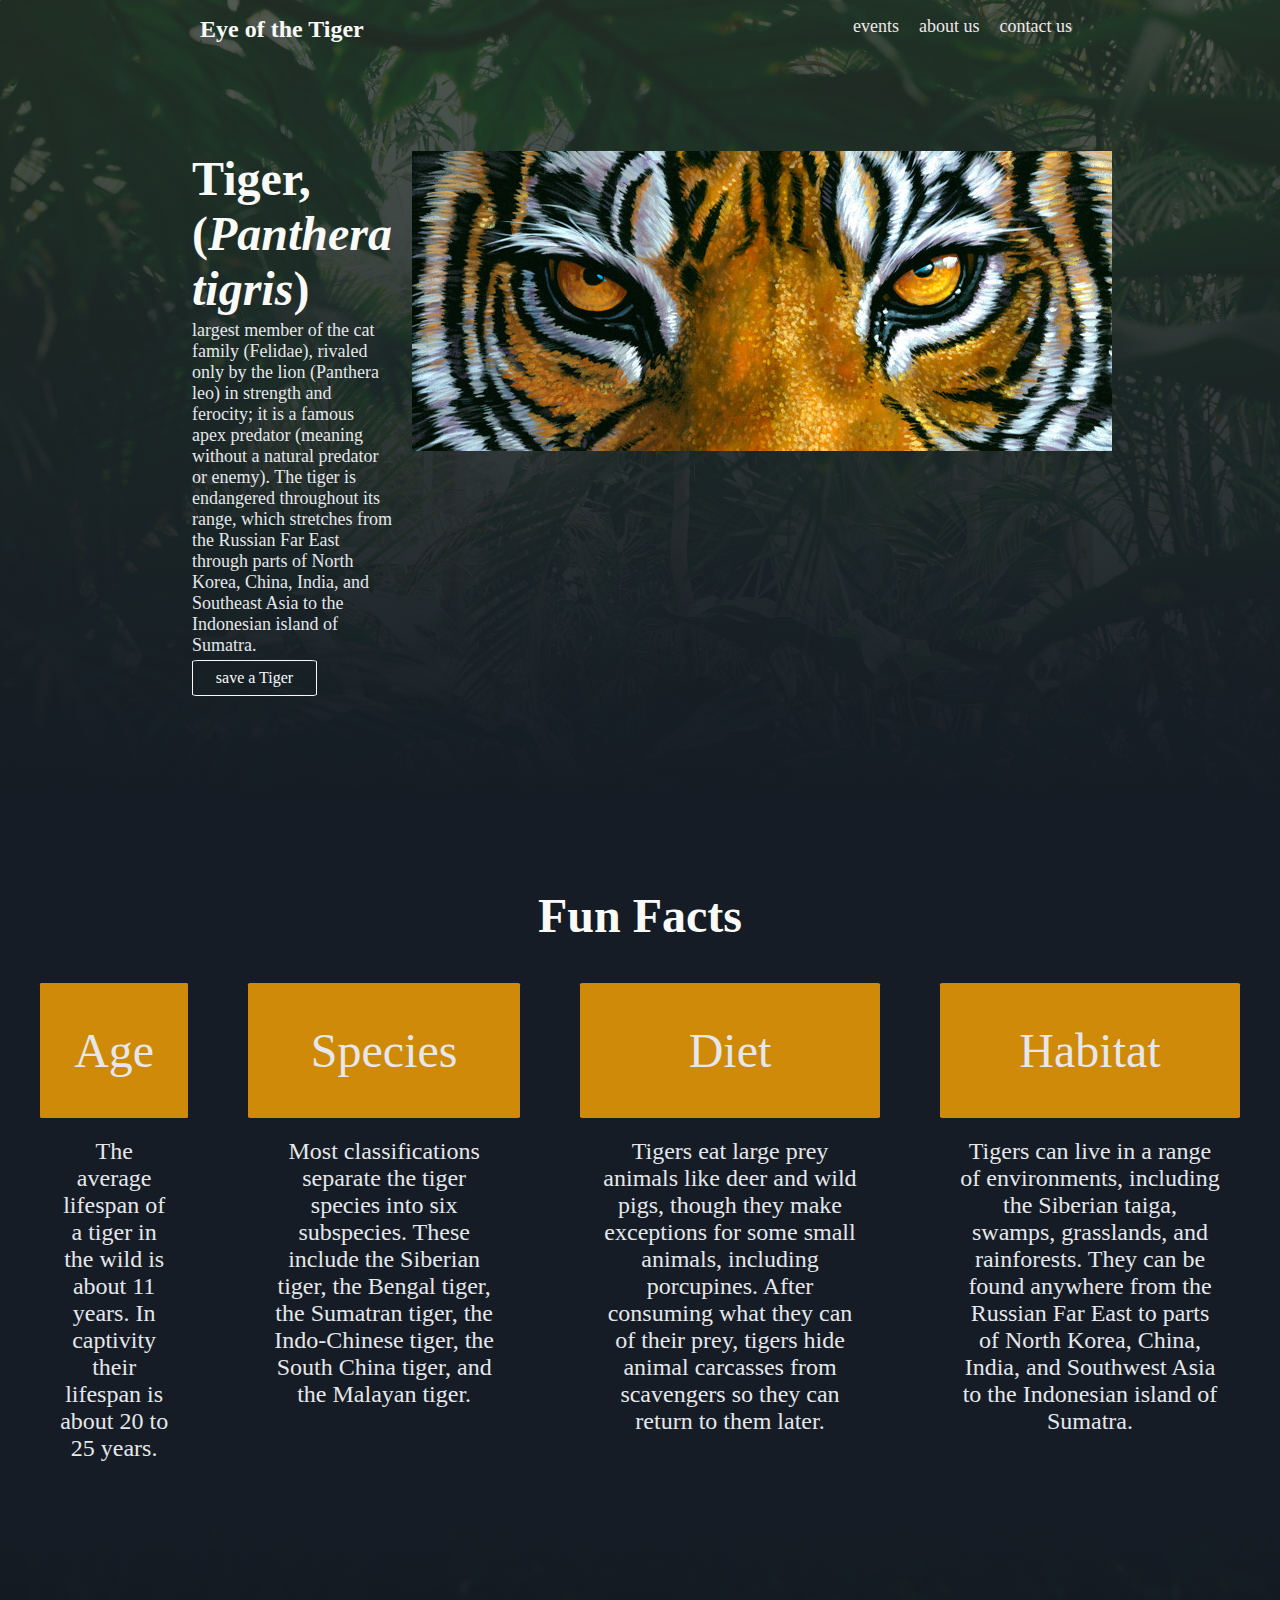
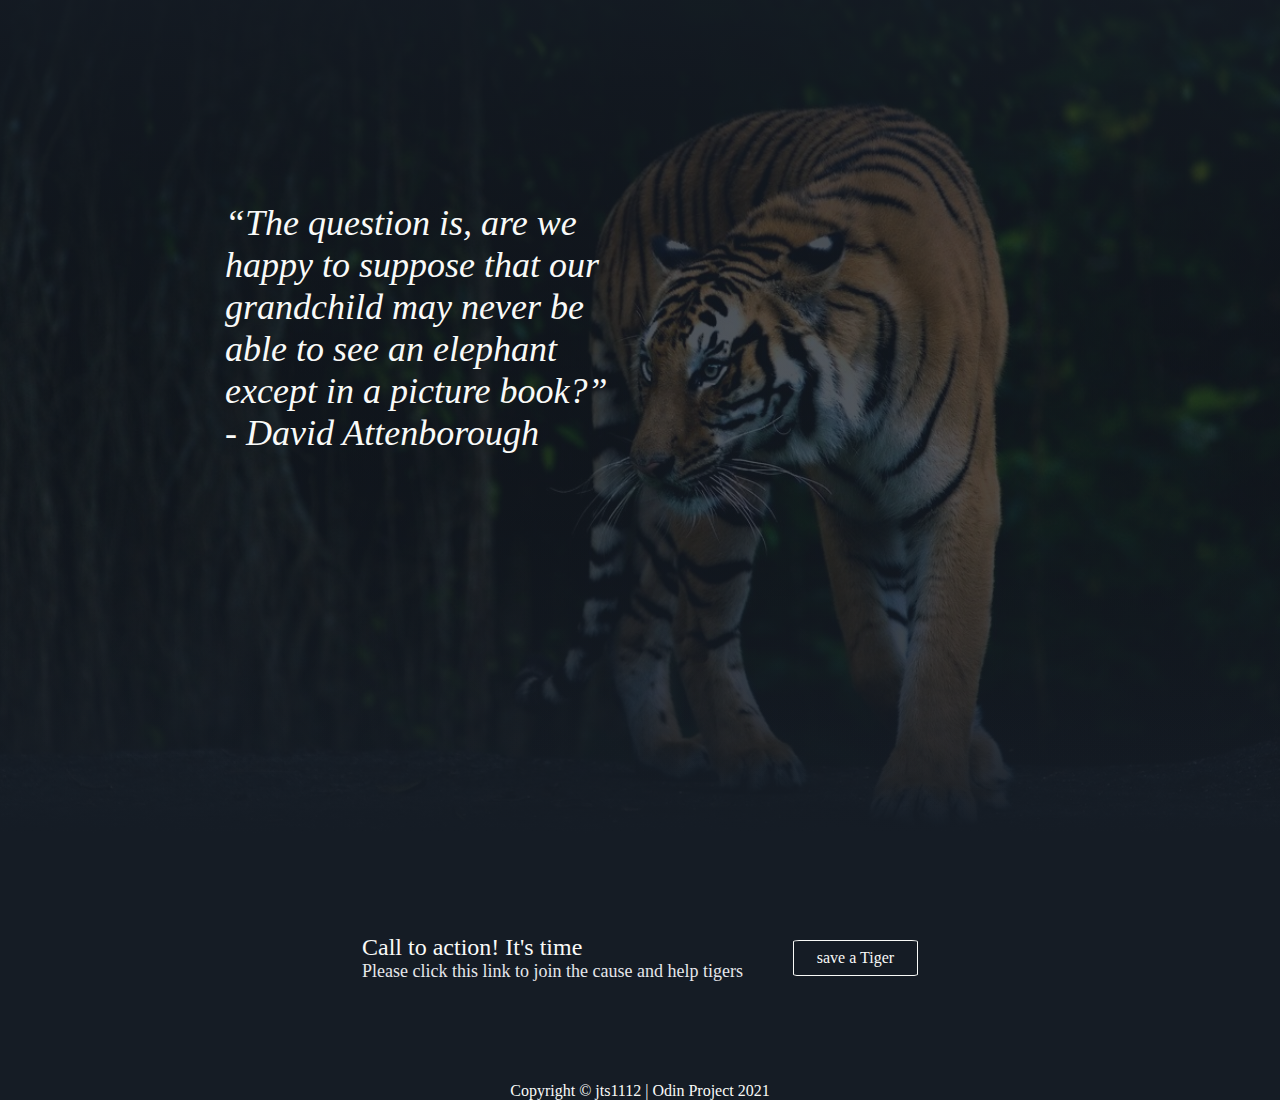
<file: index.html>
<!DOCTYPE html>
<html lang="en">
<head>
    <meta charset="UTF-8">
    <meta name="viewport" content="width=device-width, initial-scale=1.0">
    <title>Eye of the Tiger</title>
    <link rel="stylesheet" href="./styles/styles.css">
</head>
<body>

    <!-- First section -->
     <div class="first-section-background">
        <div class="first-section">

            <div class="header">
                <h1>Eye of the Tiger</h1>

                <div class="links">
                    <a href="">events</a>
                    <a href="">about us</a>
                    <a href="">contact us</a>
                </div>
            </div>

            <div class="first-section-content">

                <div class="first-section-content-wrapper">
                    <h2 class="hero-main-text">Tiger, (<i>Panthera tigris</i>)</h2>
                    <p class="hero-secondary-text">largest member of the cat family (Felidae), rivaled only by the lion (Panthera leo) in strength and ferocity; it is a famous apex predator (meaning without a natural predator or enemy). The tiger is endangered throughout its range, which stretches from the Russian Far East through parts of North Korea, China, India, and Southeast Asia to the Indonesian island of Sumatra. </p>
                    <!-- <button> save a Tiger</button> -->
                    <a class="save-tiger-btn" href="https://www.internationaltigerproject.org/donate/" target ="_blank" rel="noopener noreferrer">save a Tiger</a>
                </div>
                
                <div class="first-section-image-wrapper">
                    <img src="./images/eyeOfTiger.jpeg" alt="a picture showing the fierce eyes of a tiger">
                </div>
            </div>
    
        </div>
    </div>

    <!-- Second Section -->
    <div class="second-section">
        <h2 class="second-header">Fun Facts</h2>

        <div class="information-section">
            
            <div class="information">
                <!-- <img class="information-images" src="" alt=""> -->
                 <div>
                    <p class="information-images"> Age</p>
                 </div>

                 <div>
                    <p class="information-text" >The average lifespan of a tiger in the wild is about 11 years. In captivity their lifespan is about 20 to 25 years.</p>
                 </div>
                
            </div>

            <div class="information">
                <!-- <img class="information-images" src="" alt=""> -->
                 <div>
                    <p class="information-images"> Species</p>
                 </div>
                <div>
                    <p class="information-text">Most classifications separate the tiger species into six subspecies. These include the Siberian tiger, the Bengal tiger, the Sumatran tiger, the Indo-Chinese tiger, the South China tiger, and the Malayan tiger.</p>
                </div> 
            </div>
         
            <div class="information">
                <!-- <img class="information-images"src="" alt=""> -->
                 <div>
                    <p class="information-images"> Diet</p>
                 </div>

                 <div>
                    <p class="information-text">Tigers eat large prey animals like deer and wild pigs, though they make exceptions for some small animals, including porcupines. After consuming what they can of their prey, tigers hide animal carcasses from scavengers so they can return to them later.</p>
                 </div>
            </div>
         
            <div class="information">
                <!-- <img class="information-images" src="" alt=""> -->
                 <div>
                    <p class="information-images"> Habitat</p>
                 </div>
                
                 <div>
                    <p class="information-text">Tigers can live in a range of environments, including the Siberian taiga, swamps, grasslands, and rainforests. They can be found anywhere from the Russian Far East to parts of North Korea, China, India, and Southwest Asia to the Indonesian island of Sumatra.</p>
                 </div>
                
            </div>
        </div>
        
    </div>

    <!-- Third Section -->
    <div class="third-section-background">
        <div class="third-section">
            <div>
                <p class="quote-text">“The question is, are we happy to suppose that our grandchild may never be able to see an elephant except in a picture book?”</p>
            </div>
            
            <div>
                <p class="quote-author">- David Attenborough</p>
            </div>
            
        </div>
    </div>

    <!-- Fourth Section --> 
     <div class="fourth-section">
        <div class="fourth-section-container">
            <div class="fourth-left-side">
                <p class="fourth-header">Call to action! It's time</p>
                <p class="fourth-content"> Please click this link to join the cause and help tigers</p>
            </div>
            <div class="fourth-right-side">
                <!-- <button>save a Tiger</button> -->
                <a class="save-tiger-btn" href="https://www.internationaltigerproject.org/donate/" target ="_blank" rel="noopener noreferrer">save a Tiger</a>
            </div>
        </div>
     </div>

     <!-- Fifth section -->
     <div class="fifth-section">
        <p class="fifth-content">Copyright &copy; jts1112 | Odin Project 2021</p>
     </div>


</body>
</html>
</file>
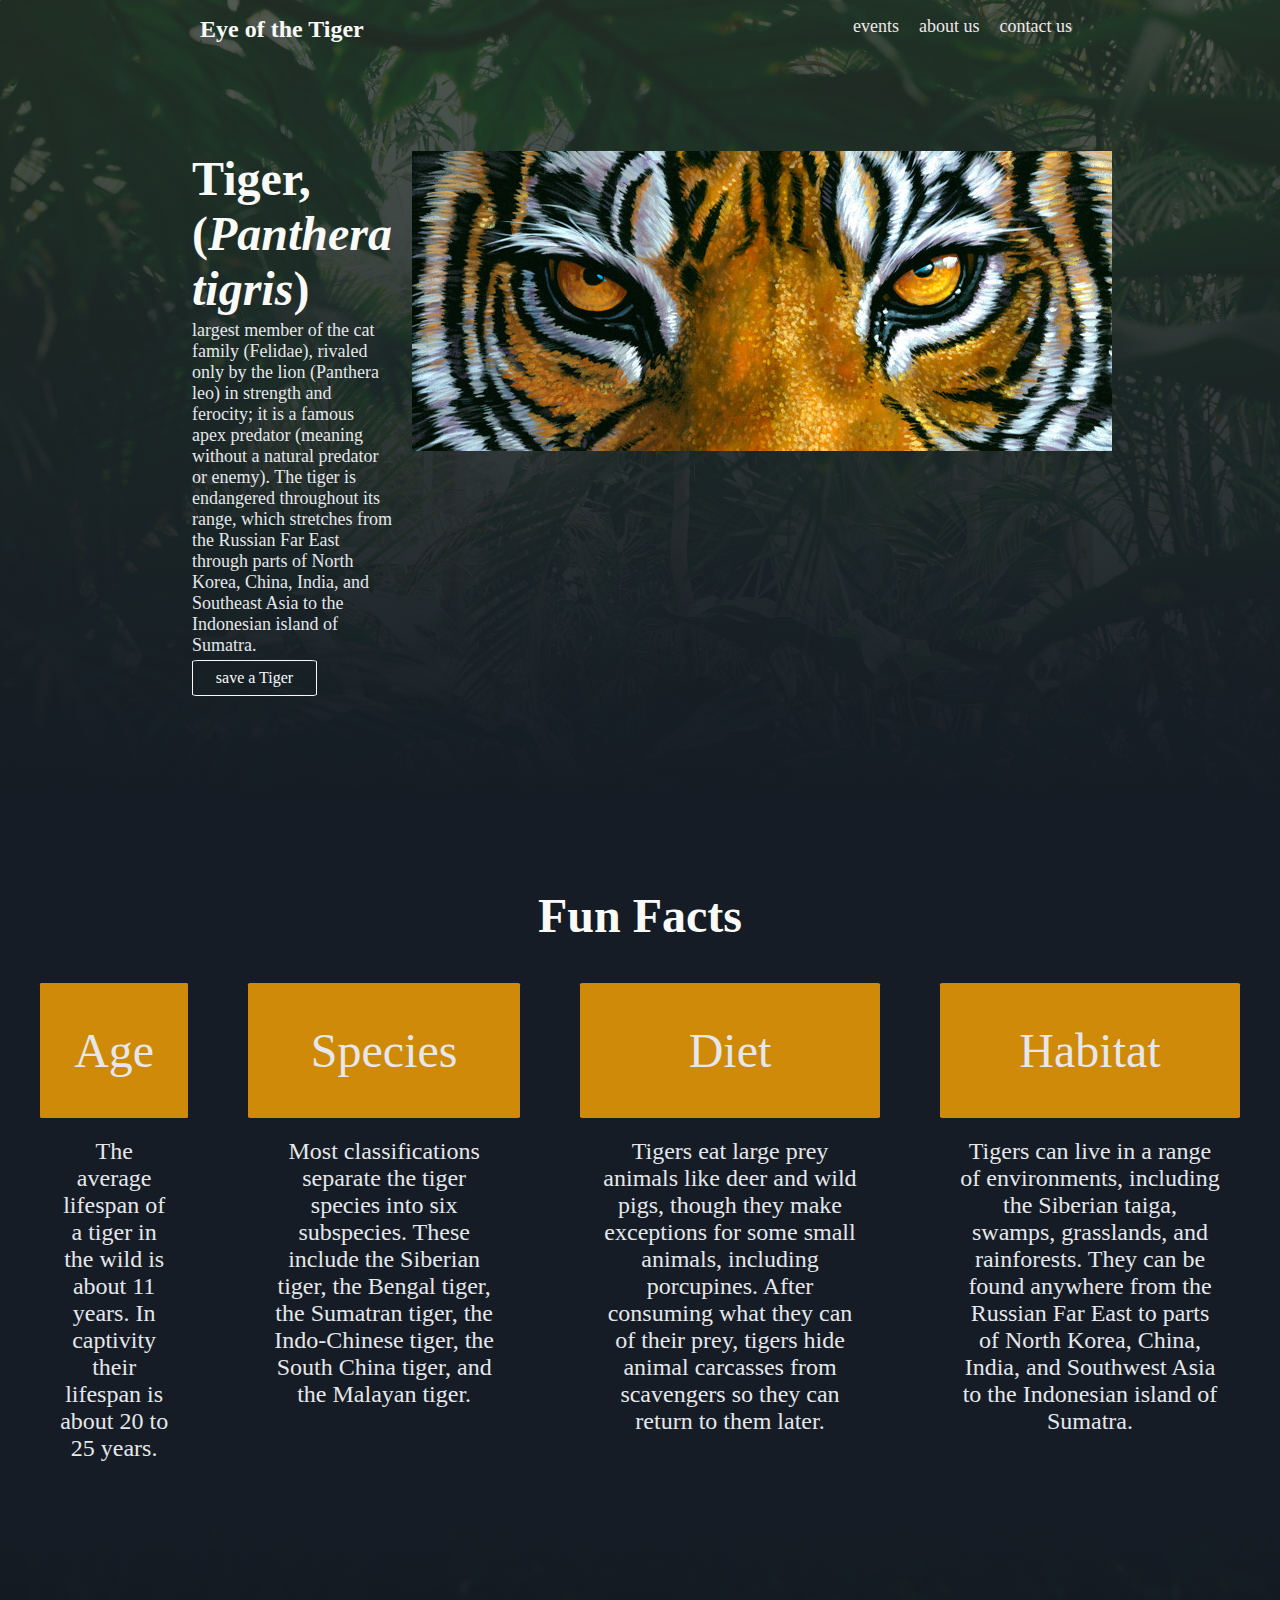
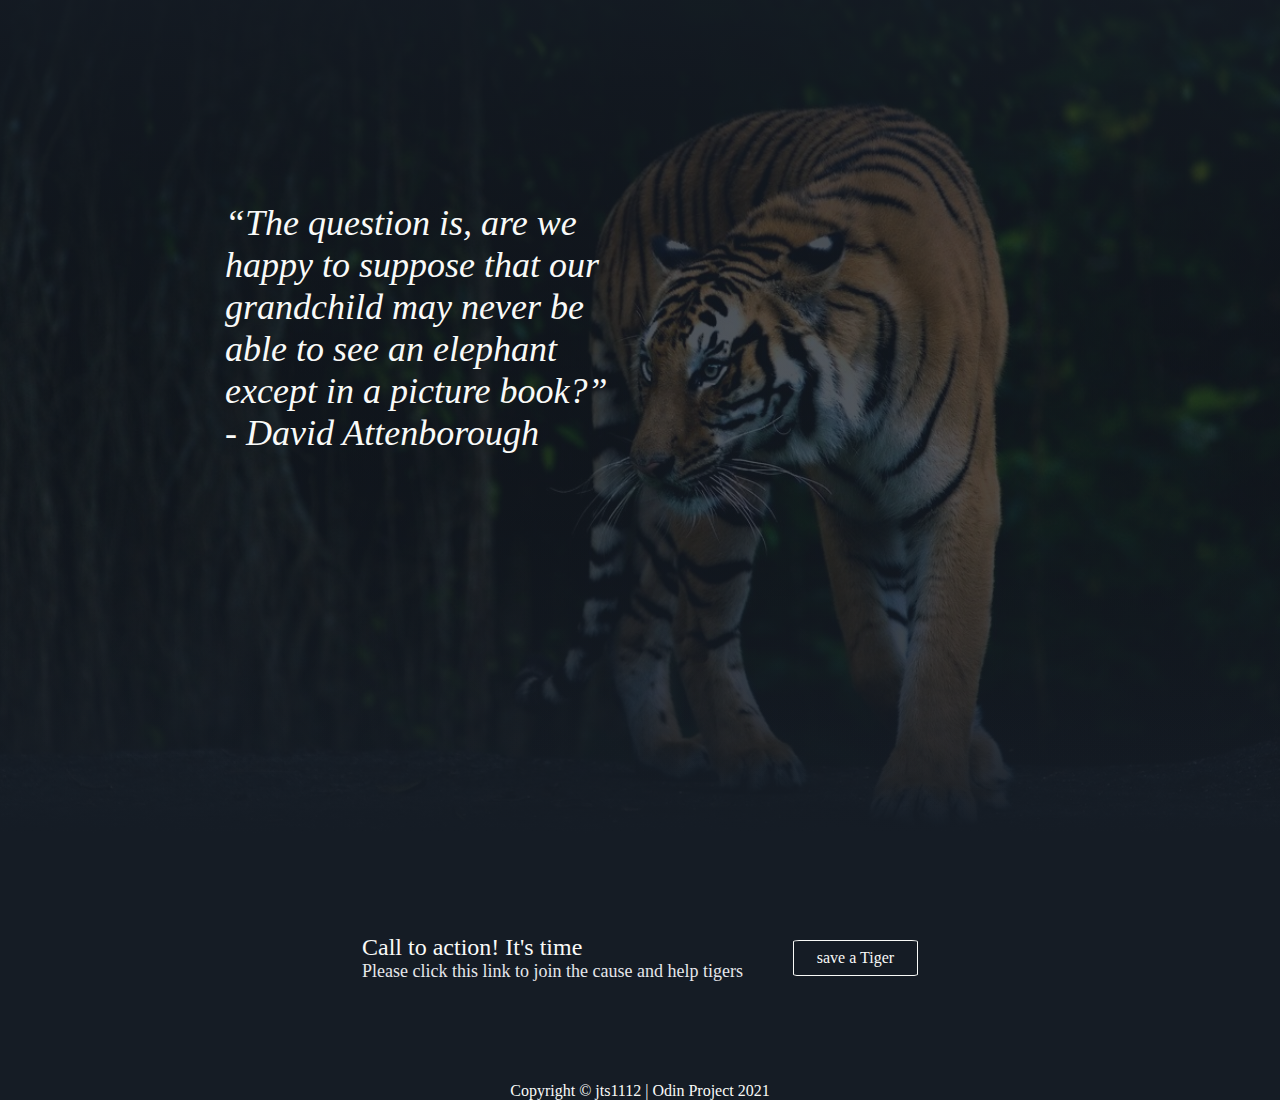
<file: pages/index.html>
<!DOCTYPE html>
<html lang="en">
<head>
    <meta charset="UTF-8">
    <meta name="viewport" content="width=device-width, initial-scale=1.0">
    <title>Eye of the Tiger</title>
    <link rel="stylesheet" href="../styles/styles.css">
</head>
<body>

    <!-- First section -->
     <div class="first-section-background">
        <div class="first-section">

            <div class="header">
                <h1>Eye of the Tiger</h1>

                <div class="links">
                    <a href="">events</a>
                    <a href="">about us</a>
                    <a href="">contact us</a>
                </div>
            </div>

            <div class="first-section-content">

                <div class="first-section-content-wrapper">
                    <h2 class="hero-main-text">Tiger, (<i>Panthera tigris</i>)</h2>
                    <p class="hero-secondary-text">largest member of the cat family (Felidae), rivaled only by the lion (Panthera leo) in strength and ferocity; it is a famous apex predator (meaning without a natural predator or enemy). The tiger is endangered throughout its range, which stretches from the Russian Far East through parts of North Korea, China, India, and Southeast Asia to the Indonesian island of Sumatra. </p>
                    <!-- <button> save a Tiger</button> -->
                    <a class="save-tiger-btn" href="https://www.internationaltigerproject.org/donate/" target ="_blank" rel="noopener noreferrer">save a Tiger</a>
                </div>
                
                <div class="first-section-image-wrapper">
                    <img src="../images/eyeOfTiger.jpeg" alt="a picture showing the fierce eyes of a tiger">
                </div>
            </div>
    
        </div>
    </div>

    <!-- Second Section -->
    <div class="second-section">
        <h2 class="second-header">Fun Facts</h2>

        <div class="information-section">
            
            <div class="information">
                <!-- <img class="information-images" src="" alt=""> -->
                 <div>
                    <p class="information-images"> Age</p>
                 </div>

                 <div>
                    <p class="information-text" >The average lifespan of a tiger in the wild is about 11 years. In captivity their lifespan is about 20 to 25 years.</p>
                 </div>
                
            </div>

            <div class="information">
                <!-- <img class="information-images" src="" alt=""> -->
                 <div>
                    <p class="information-images"> Species</p>
                 </div>
                <div>
                    <p class="information-text">Most classifications separate the tiger species into six subspecies. These include the Siberian tiger, the Bengal tiger, the Sumatran tiger, the Indo-Chinese tiger, the South China tiger, and the Malayan tiger.</p>
                </div> 
            </div>
         
            <div class="information">
                <!-- <img class="information-images"src="" alt=""> -->
                 <div>
                    <p class="information-images"> Diet</p>
                 </div>

                 <div>
                    <p class="information-text">Tigers eat large prey animals like deer and wild pigs, though they make exceptions for some small animals, including porcupines. After consuming what they can of their prey, tigers hide animal carcasses from scavengers so they can return to them later.</p>
                 </div>
            </div>
         
            <div class="information">
                <!-- <img class="information-images" src="" alt=""> -->
                 <div>
                    <p class="information-images"> Habitat</p>
                 </div>
                
                 <div>
                    <p class="information-text">Tigers can live in a range of environments, including the Siberian taiga, swamps, grasslands, and rainforests. They can be found anywhere from the Russian Far East to parts of North Korea, China, India, and Southwest Asia to the Indonesian island of Sumatra.</p>
                 </div>
                
            </div>
        </div>
        
    </div>

    <!-- Third Section -->
    <div class="third-section-background">
        <div class="third-section">
            <div>
                <p class="quote-text">“The question is, are we happy to suppose that our grandchild may never be able to see an elephant except in a picture book?”</p>
            </div>
            
            <div>
                <p class="quote-author">- David Attenborough</p>
            </div>
            
        </div>
    </div>

    <!-- Fourth Section --> 
     <div class="fourth-section">
        <div class="fourth-section-container">
            <div class="fourth-left-side">
                <p class="fourth-header">Call to action! It's time</p>
                <p class="fourth-content"> Please click this link to join the cause and help tigers</p>
            </div>
            <div class="fourth-right-side">
                <!-- <button>save a Tiger</button> -->
                <a class="save-tiger-btn" href="https://www.internationaltigerproject.org/donate/" target ="_blank" rel="noopener noreferrer">save a Tiger</a>
            </div>
        </div>
     </div>

     <!-- Fifth section -->
     <div class="fifth-section">
        <p class="fifth-content">Copyright &copy; jts1112 | Odin Project 2021</p>
     </div>


</body>
</html>
</file>
<file: styles/styles.css>
* {
    box-sizing: border-box;
    margin: 0;
}

body {
    display: flex;
    flex-direction: column;
}

.first-section-background {
    background-image: url(../images/palms.png);
}

.first-section {
    /* background-color: #1f2937; */
    /* background-image: url(../images/palms.png); */
    background: linear-gradient(to bottom, transparent, #151c25);
    display: flex;
    flex-direction: column;
    padding: 8px 15%;
    /* height: 750px; */
}

/* Display flex box for debugging */
div {
    /* border: 2px solid red; */
}

h1 {
    font-size: 24px;
    color: #f9faf8;
}

.header {
    display: flex;
    /* justify-content: space-around; */
    padding: 8px;

    justify-content: space-between;
}

.links a{
    font-size: 18px;
    color: #EFE7EB;
    text-decoration: none;
    padding: 8px;
}

.first-section-content {
    display: flex;
    /* justify-content: space-around; */
    padding: 100px 0px;
    gap: 20px;
    justify-content: space-between;
}


/* Hero Main Text */
.hero-main-text {
    font-size: 48px;
    margin-bottom: 4px;
    font-weight: bolder;
    color: #f9faf8;
}

/* Hero Secondary Text, Heaer Link Text */
.hero-secondary-text {
    font-size: 18px;
    color: #e5e7eb;
}

button {
    background-color: transparent;
    color: #f9faf8;
    border: #f9faf8 1px solid;
    border-radius: 5%;
    padding: 8px 14px;
    margin: 4px 0px;
}

a {
    color: #f9faf8;
    text-decoration: none;
}

.save-tiger-btn {
    display: block;
    width: 125px;
    text-align: center;
    background-color: transparent;
    color: #f9faf8;
    border: #f9faf8 1px solid;
    border-radius: 5%;
    padding: 8px 14px;
    margin: 4px 0px;
    text-decoration: none;
    
}

.second-section {
    background-color: #151c25;
    font-size: 18px;
    color: #e5e7eb;
    display: flex;
    flex-direction: column;
    padding: 40px;
    text-align: center;
}

/* THe container */
.information-section {
    display: flex;
    justify-content: center;
    gap: 60px;
}

/* container for  a information image and text */
.information {
    display: flex;
    flex-direction: column;
    max-width: 300px;
}



.information-images {
    background-color: rgb(207, 138, 10);
    font-size: 48px;
    border-radius: 1%;
    padding: 40px 30px;
    text-align: center;
    
}

.information-text {
    font-size: 24px;
    color: #e5e7eb;
    margin: 20px;
}

.second-header {
    font-size: 48px;
    font-weight: bolder;
    color: #f9faf8;
    margin: 40px;
}


/* Third section styling */
.third-section-background {
    background-image: url(../images/bengal-tiger-8013012_1280.jpg);
    background-size: cover;
    background-position: center center;
}

.third-section {
    background: linear-gradient(to top, transparent, #151c25),
    linear-gradient(to bottom, transparent, #151c25)
    ;
    
    display: flex;
    padding-top: 280px;
    padding-left: 225px;
    padding-right: 200px;
    padding-bottom: 380px;
    flex-direction: column;
}

.quote-text , .quote-author {
    font-size: 36px;
    font-style: italic;
    color: #f9faf8;
    width: 400px;
}


/* fourth section */
.fourth-section {
    background-color: #151c25;
    padding: 100px;
    display: flex;
    justify-content: center;
}

.fourth-header {
    color: #f9faf8;
    font-size: 24px;
}

.fourth-content {
    color: #e5e7eb;
    font-size: 18px;
}

.fourth-section-container {
    display: flex;
    gap: 50px;
}

.fourth-right-side {
    align-self: center;
}

.fifth-section {
    background-color: #151c25;
    text-align: center;
}

.fifth-content {
    color: #f9faf8;
}
</file>
